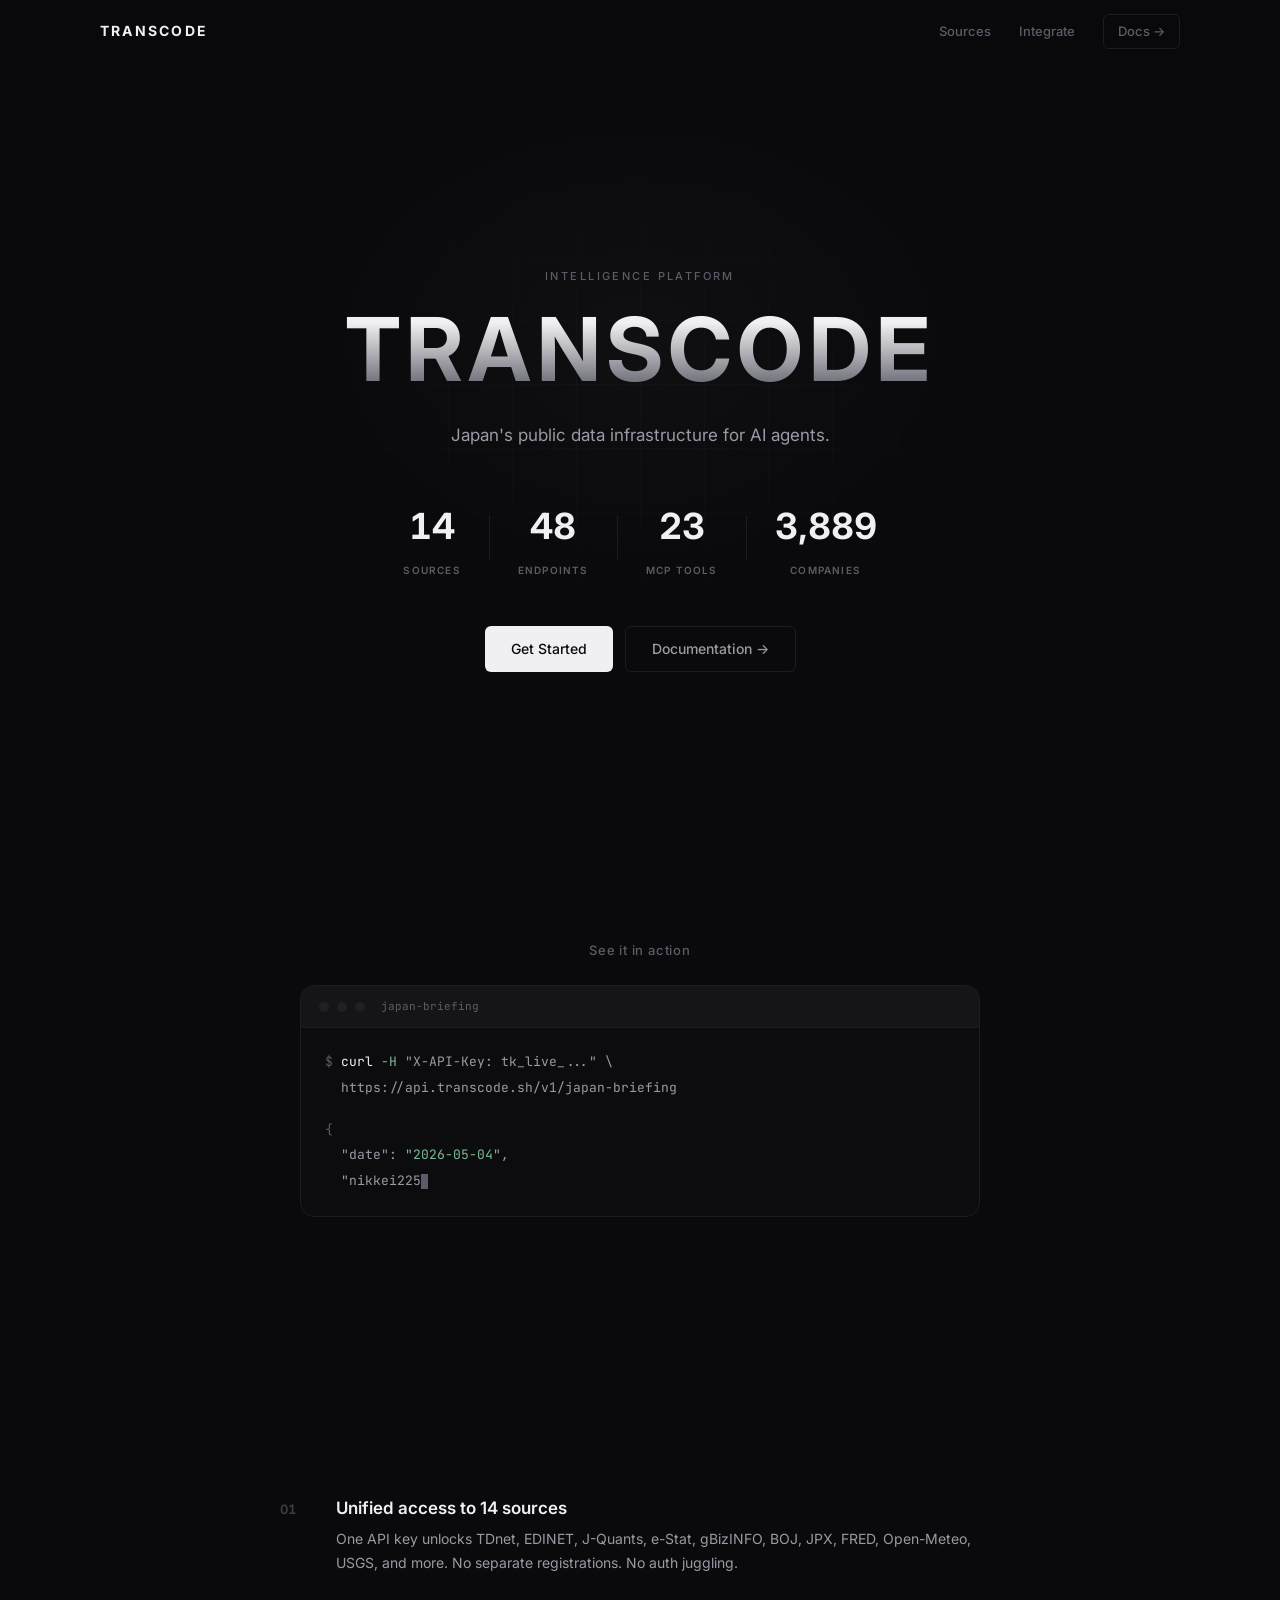
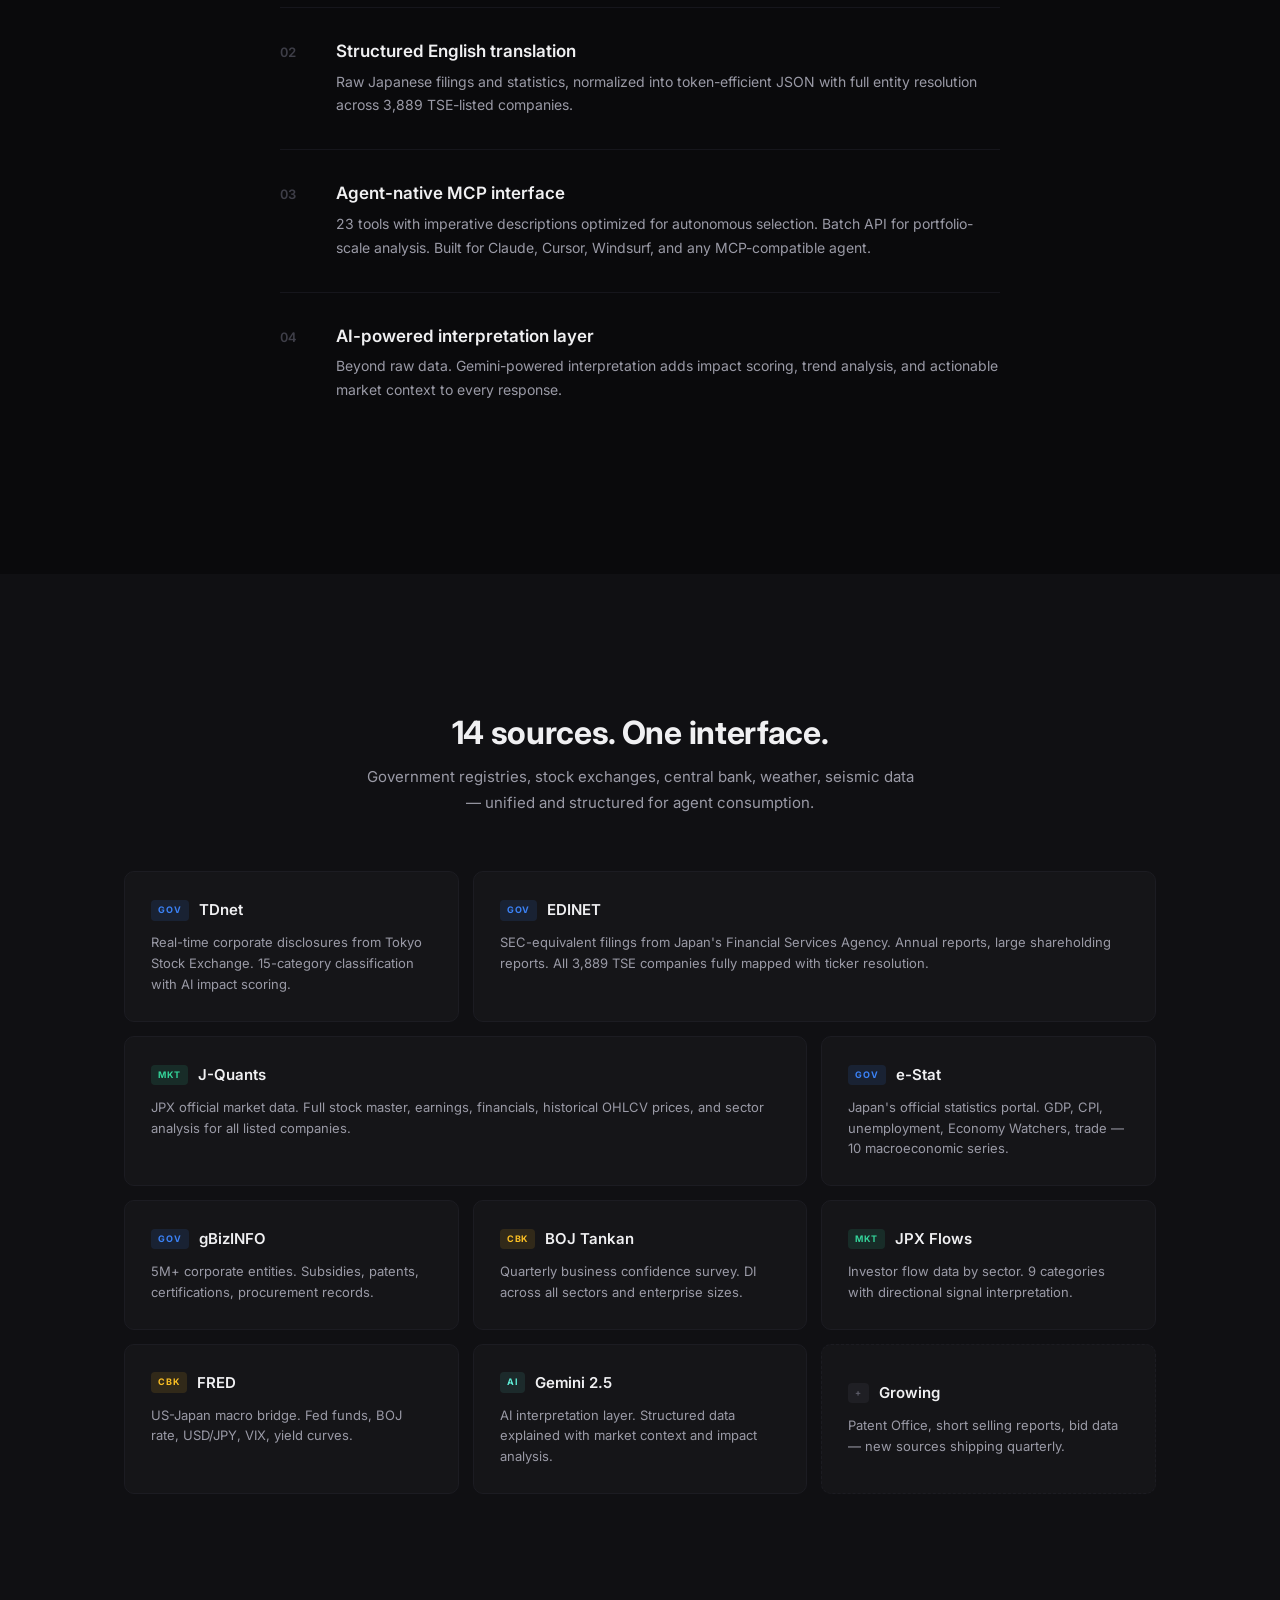
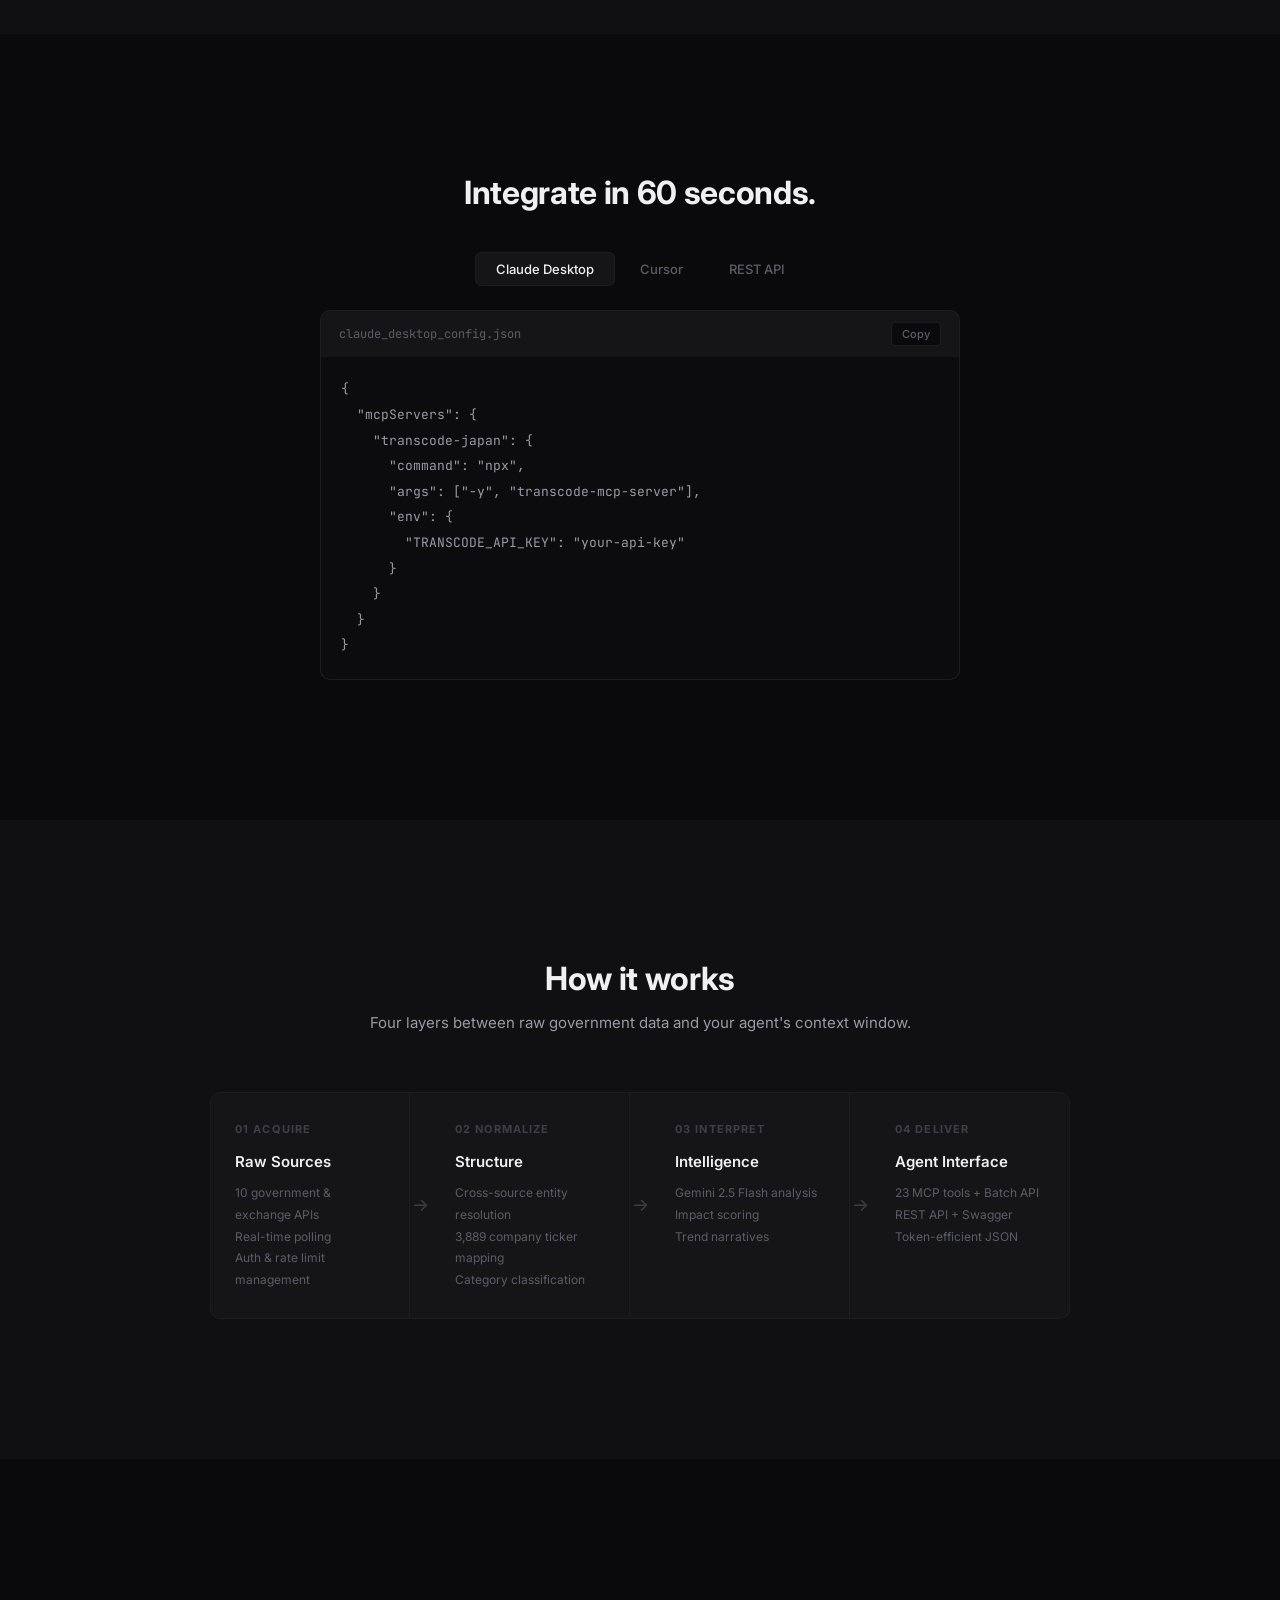
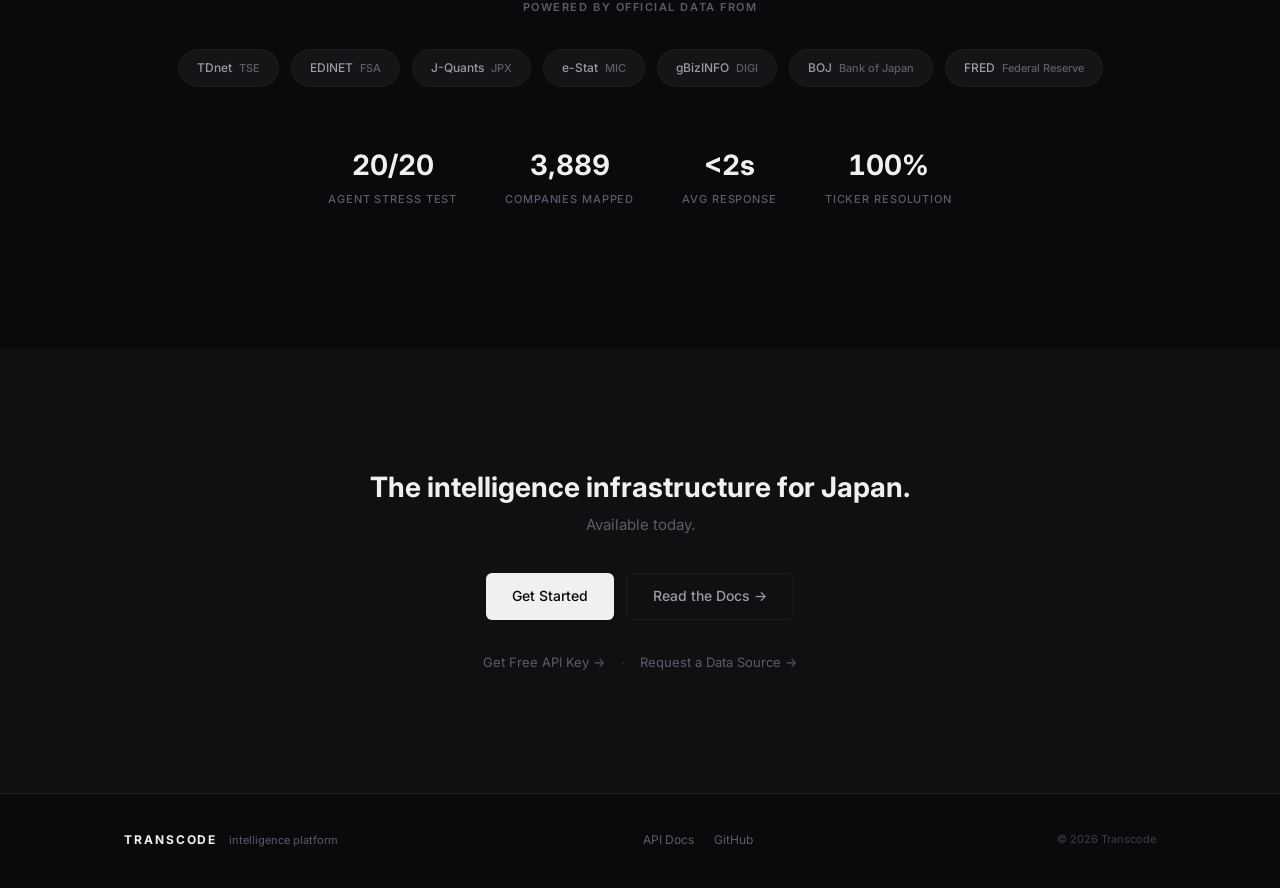
<file: index.html>
<!DOCTYPE html>
<html lang="en">
<head>
  <meta charset="UTF-8">
  <meta name="viewport" content="width=device-width, initial-scale=1.0">
  <title>Transcode — Japan's Public Data Infrastructure for AI Agents</title>
  <meta name="description" content="14 government and exchange data sources, transcoded into structured intelligence. 23 MCP tools, 48 endpoints, one API. Built for autonomous AI agents.">
  <link rel="preconnect" href="https://fonts.googleapis.com">
  <link rel="preconnect" href="https://fonts.gstatic.com" crossorigin>
  <link href="https://fonts.googleapis.com/css2?family=Inter:wght@300;400;500;600;700&family=JetBrains+Mono:wght@400;500&display=swap" rel="stylesheet">
  <link rel="stylesheet" href="style.css">
</head>
<body>

  <!-- Nav -->
  <nav class="nav" id="nav">
    <div class="nav-inner">
      <a href="#" class="nav-logo">TRANSCODE</a>
      <div class="nav-links">
        <a href="#sources">Sources</a>
        <a href="#integrate">Integrate</a>
        <a href="https://japan-intelligence-api.onrender.com/docs" target="_blank" class="nav-cta">Docs →</a>
      </div>
    </div>
  </nav>

  <!-- Hero -->
  <section class="hero">
    <div class="hero-bg">
      <div class="hero-grid"></div>
      <div class="hero-glow"></div>
    </div>
    <div class="hero-content">
      <p class="hero-tag">intelligence platform</p>
      <h1 class="hero-title">TRANSCODE</h1>
      <p class="hero-subtitle">Japan's public data infrastructure for AI agents.</p>
      <div class="hero-stats">
        <div class="stat">
          <span class="stat-num" data-target="14">0</span>
          <span class="stat-label">Sources</span>
        </div>
        <div class="stat-divider"></div>
        <div class="stat">
          <span class="stat-num" data-target="48">0</span>
          <span class="stat-label">Endpoints</span>
        </div>
        <div class="stat-divider"></div>
        <div class="stat">
          <span class="stat-num" data-target="23">0</span>
          <span class="stat-label">MCP Tools</span>
        </div>
        <div class="stat-divider"></div>
        <div class="stat">
          <span class="stat-num" data-target="3889">0</span>
          <span class="stat-label">Companies</span>
        </div>
      </div>
      <div class="hero-actions">
        <a href="#integrate" class="btn btn-primary">Get Started</a>
        <a href="https://japan-intelligence-api.onrender.com/docs" target="_blank" class="btn btn-secondary">Documentation →</a>
      </div>
    </div>
  </section>

  <!-- Live Demo -->
  <section class="demo">
    <p class="demo-label">See it in action</p>
    <div class="terminal">
      <div class="terminal-header">
        <div class="terminal-dot"></div>
        <div class="terminal-dot"></div>
        <div class="terminal-dot"></div>
        <span class="terminal-title">japan-briefing</span>
      </div>
      <div class="terminal-body">
        <pre><code><span class="terminal-prompt">$</span> <span class="terminal-cmd">curl</span> <span class="terminal-flag">-H</span> <span class="terminal-url">"X-API-Key: tk_live_..."</span> \
  <span class="terminal-url">https://api.transcode.sh/v1/japan-briefing</span></code></pre>
        <div class="terminal-response" id="terminal-response">
          <pre><code id="typewriter-target"></code></pre>
        </div>
      </div>
    </div>
  </section>

  <!-- Pillars -->
  <section class="pillars">
    <div class="container">
      <div class="pillars-list">
        <div class="pillar fade-in">
          <span class="pillar-num">01</span>
          <div class="pillar-content">
            <h3 class="pillar-title">Unified access to 14 sources</h3>
            <p class="pillar-desc">One API key unlocks TDnet, EDINET, J-Quants, e-Stat, gBizINFO, BOJ, JPX, FRED, Open-Meteo, USGS, and more. No separate registrations. No auth juggling.</p>
          </div>
        </div>
        <div class="pillar fade-in">
          <span class="pillar-num">02</span>
          <div class="pillar-content">
            <h3 class="pillar-title">Structured English translation</h3>
            <p class="pillar-desc">Raw Japanese filings and statistics, normalized into token-efficient JSON with full entity resolution across 3,889 TSE-listed companies.</p>
          </div>
        </div>
        <div class="pillar fade-in">
          <span class="pillar-num">03</span>
          <div class="pillar-content">
            <h3 class="pillar-title">Agent-native MCP interface</h3>
            <p class="pillar-desc">23 tools with imperative descriptions optimized for autonomous selection. Batch API for portfolio-scale analysis. Built for Claude, Cursor, Windsurf, and any MCP-compatible agent.</p>
          </div>
        </div>
        <div class="pillar fade-in">
          <span class="pillar-num">04</span>
          <div class="pillar-content">
            <h3 class="pillar-title">AI-powered interpretation layer</h3>
            <p class="pillar-desc">Beyond raw data. Gemini-powered interpretation adds impact scoring, trend analysis, and actionable market context to every response.</p>
          </div>
        </div>
      </div>
    </div>
  </section>

  <!-- Sources -->
  <section class="sources" id="sources">
    <div class="container">
      <h2 class="section-title">14 sources. One interface.</h2>
      <p class="section-sub">Government registries, stock exchanges, central bank, weather, seismic data — unified and structured for agent consumption.</p>
      <div class="bento">
        <div class="bento-card fade-in">
          <div class="bento-header">
            <span class="bento-badge gov">GOV</span>
            <span class="bento-name">TDnet</span>
          </div>
          <p class="bento-desc">Real-time corporate disclosures from Tokyo Stock Exchange. 15-category classification with AI impact scoring.</p>
        </div>
        <div class="bento-card span-2 fade-in">
          <div class="bento-header">
            <span class="bento-badge gov">GOV</span>
            <span class="bento-name">EDINET</span>
          </div>
          <p class="bento-desc">SEC-equivalent filings from Japan's Financial Services Agency. Annual reports, large shareholding reports. All 3,889 TSE companies fully mapped with ticker resolution.</p>
        </div>
        <div class="bento-card span-2 fade-in">
          <div class="bento-header">
            <span class="bento-badge mkt">MKT</span>
            <span class="bento-name">J-Quants</span>
          </div>
          <p class="bento-desc">JPX official market data. Full stock master, earnings, financials, historical OHLCV prices, and sector analysis for all listed companies.</p>
        </div>
        <div class="bento-card fade-in">
          <div class="bento-header">
            <span class="bento-badge gov">GOV</span>
            <span class="bento-name">e-Stat</span>
          </div>
          <p class="bento-desc">Japan's official statistics portal. GDP, CPI, unemployment, Economy Watchers, trade — 10 macroeconomic series.</p>
        </div>
        <div class="bento-card fade-in">
          <div class="bento-header">
            <span class="bento-badge gov">GOV</span>
            <span class="bento-name">gBizINFO</span>
          </div>
          <p class="bento-desc">5M+ corporate entities. Subsidies, patents, certifications, procurement records.</p>
        </div>
        <div class="bento-card fade-in">
          <div class="bento-header">
            <span class="bento-badge cbk">CBK</span>
            <span class="bento-name">BOJ Tankan</span>
          </div>
          <p class="bento-desc">Quarterly business confidence survey. DI across all sectors and enterprise sizes.</p>
        </div>
        <div class="bento-card fade-in">
          <div class="bento-header">
            <span class="bento-badge mkt">MKT</span>
            <span class="bento-name">JPX Flows</span>
          </div>
          <p class="bento-desc">Investor flow data by sector. 9 categories with directional signal interpretation.</p>
        </div>
        <div class="bento-card fade-in">
          <div class="bento-header">
            <span class="bento-badge cbk">CBK</span>
            <span class="bento-name">FRED</span>
          </div>
          <p class="bento-desc">US-Japan macro bridge. Fed funds, BOJ rate, USD/JPY, VIX, yield curves.</p>
        </div>
        <div class="bento-card fade-in">
          <div class="bento-header">
            <span class="bento-badge ai">AI</span>
            <span class="bento-name">Gemini 2.5</span>
          </div>
          <p class="bento-desc">AI interpretation layer. Structured data explained with market context and impact analysis.</p>
        </div>
        <div class="bento-card dashed fade-in">
          <div class="bento-header">
            <span class="bento-badge" style="background:var(--bg-elevated);color:var(--text-muted);">+</span>
            <span class="bento-name">Growing</span>
          </div>
          <p class="bento-desc">Patent Office, short selling reports, bid data — new sources shipping quarterly.</p>
        </div>
      </div>
    </div>
  </section>

  <!-- Integration -->
  <section class="integrate" id="integrate">
    <div class="container">
      <h2 class="section-title">Integrate in 60 seconds.</h2>
      <div class="integrate-tabs">
        <button class="tab active" data-tab="claude">Claude Desktop</button>
        <button class="tab" data-tab="cursor">Cursor</button>
        <button class="tab" data-tab="api">REST API</button>
      </div>
      <div class="code-panels">
        <div class="code-panel active" id="panel-claude">
          <div class="code-header">
            <span>claude_desktop_config.json</span>
            <button class="copy-btn" data-target="code-claude">Copy</button>
          </div>
          <pre class="code-block"><code id="code-claude">{
  "mcpServers": {
    "transcode-japan": {
      "command": "npx",
      "args": ["-y", "transcode-mcp-server"],
      "env": {
        "TRANSCODE_API_KEY": "your-api-key"
      }
    }
  }
}</code></pre>
        </div>
        <div class="code-panel" id="panel-cursor">
          <div class="code-header">
            <span>.cursor/mcp.json</span>
            <button class="copy-btn" data-target="code-cursor">Copy</button>
          </div>
          <pre class="code-block"><code id="code-cursor">{
  "mcpServers": {
    "transcode-japan": {
      "command": "npx",
      "args": ["-y", "transcode-mcp-server"],
      "env": {
        "TRANSCODE_API_KEY": "your-api-key"
      }
    }
  }
}</code></pre>
        </div>
        <div class="code-panel" id="panel-api">
          <div class="code-header">
            <span>cURL</span>
            <button class="copy-btn" data-target="code-api">Copy</button>
          </div>
          <pre class="code-block"><code id="code-api">curl -H "X-API-Key: your-api-key" \
  https://api.transcode.sh/v1/japan-briefing</code></pre>
        </div>
      </div>
    </div>
  </section>

  <!-- Architecture -->
  <section class="architecture">
    <div class="container">
      <h2 class="section-title">How it works</h2>
      <p class="section-sub">Four layers between raw government data and your agent's context window.</p>
      <div class="arch-flow">
        <div class="arch-step fade-in">
          <div class="arch-step-num">01 ACQUIRE</div>
          <h4 class="arch-step-title">Raw Sources</h4>
          <ul class="arch-step-items">
            <li>10 government &amp; exchange APIs</li>
            <li>Real-time polling</li>
            <li>Auth &amp; rate limit management</li>
          </ul>
        </div>
        <div class="arch-arrow">→</div>
        <div class="arch-step fade-in">
          <div class="arch-step-num">02 NORMALIZE</div>
          <h4 class="arch-step-title">Structure</h4>
          <ul class="arch-step-items">
            <li>Cross-source entity resolution</li>
            <li>3,889 company ticker mapping</li>
            <li>Category classification</li>
          </ul>
        </div>
        <div class="arch-arrow">→</div>
        <div class="arch-step fade-in">
          <div class="arch-step-num">03 INTERPRET</div>
          <h4 class="arch-step-title">Intelligence</h4>
          <ul class="arch-step-items">
            <li>Gemini 2.5 Flash analysis</li>
            <li>Impact scoring</li>
            <li>Trend narratives</li>
          </ul>
        </div>
        <div class="arch-arrow">→</div>
        <div class="arch-step fade-in">
          <div class="arch-step-num">04 DELIVER</div>
          <h4 class="arch-step-title">Agent Interface</h4>
          <ul class="arch-step-items">
            <li>23 MCP tools + Batch API</li>
            <li>REST API + Swagger</li>
            <li>Token-efficient JSON</li>
          </ul>
        </div>
      </div>
    </div>
  </section>

  <!-- Trust -->
  <section class="trust">
    <div class="container">
      <p class="trust-label">Powered by official data from</p>
      <div class="trust-sources">
        <div class="trust-chip">TDnet <span>TSE</span></div>
        <div class="trust-chip">EDINET <span>FSA</span></div>
        <div class="trust-chip">J-Quants <span>JPX</span></div>
        <div class="trust-chip">e-Stat <span>MIC</span></div>
        <div class="trust-chip">gBizINFO <span>DIGI</span></div>
        <div class="trust-chip">BOJ <span>Bank of Japan</span></div>
        <div class="trust-chip">FRED <span>Federal Reserve</span></div>
      </div>
      <div class="trust-metrics">
        <div class="trust-metric fade-in">
          <div class="trust-metric-num">20/20</div>
          <div class="trust-metric-label">Agent stress test</div>
        </div>
        <div class="trust-metric fade-in">
          <div class="trust-metric-num">3,889</div>
          <div class="trust-metric-label">Companies mapped</div>
        </div>
        <div class="trust-metric fade-in">
          <div class="trust-metric-num">&lt;2s</div>
          <div class="trust-metric-label">Avg response</div>
        </div>
        <div class="trust-metric fade-in">
          <div class="trust-metric-num">100%</div>
          <div class="trust-metric-label">Ticker resolution</div>
        </div>
      </div>
    </div>
  </section>

  <!-- CTA -->
  <section class="cta">
    <div class="container">
      <h2 class="cta-title">The intelligence infrastructure for Japan.</h2>
      <p class="cta-sub">Available today.</p>
      <div class="cta-actions">
        <a href="#integrate" class="btn btn-primary">Get Started</a>
        <a href="https://japan-intelligence-api.onrender.com/docs" target="_blank" class="btn btn-secondary">Read the Docs →</a>
      </div>
      <div class="cta-requests">
        <a href="https://japan-intelligence-api.onrender.com/docs#/Reference/register_api_key_api_v1_keys_register_post" target="_blank" class="cta-link" id="request-key">Get Free API Key →</a>
        <span class="cta-divider">·</span>
        <a href="https://github.com/hiroshic9-png/japan-intelligence-api/issues/new?template=data_source_request.md&title=%5BData+Request%5D+" target="_blank" class="cta-link" id="request-data">Request a Data Source →</a>
      </div>
    </div>
  </section>

  <!-- Footer -->
  <footer class="footer">
    <div class="container footer-inner">
      <div class="footer-brand">
        <span class="footer-logo">TRANSCODE</span>
        <span class="footer-tagline">intelligence platform</span>
      </div>
      <div class="footer-links">
        <a href="https://japan-intelligence-api.onrender.com/docs" target="_blank">API Docs</a>
        <a href="https://github.com/hiroshic9-png/japan-intelligence-api" target="_blank">GitHub</a>
      </div>
      <p class="footer-copy">© 2026 Transcode</p>
    </div>
  </footer>

  <script src="app.js"></script>
</body>
</html>
</file>
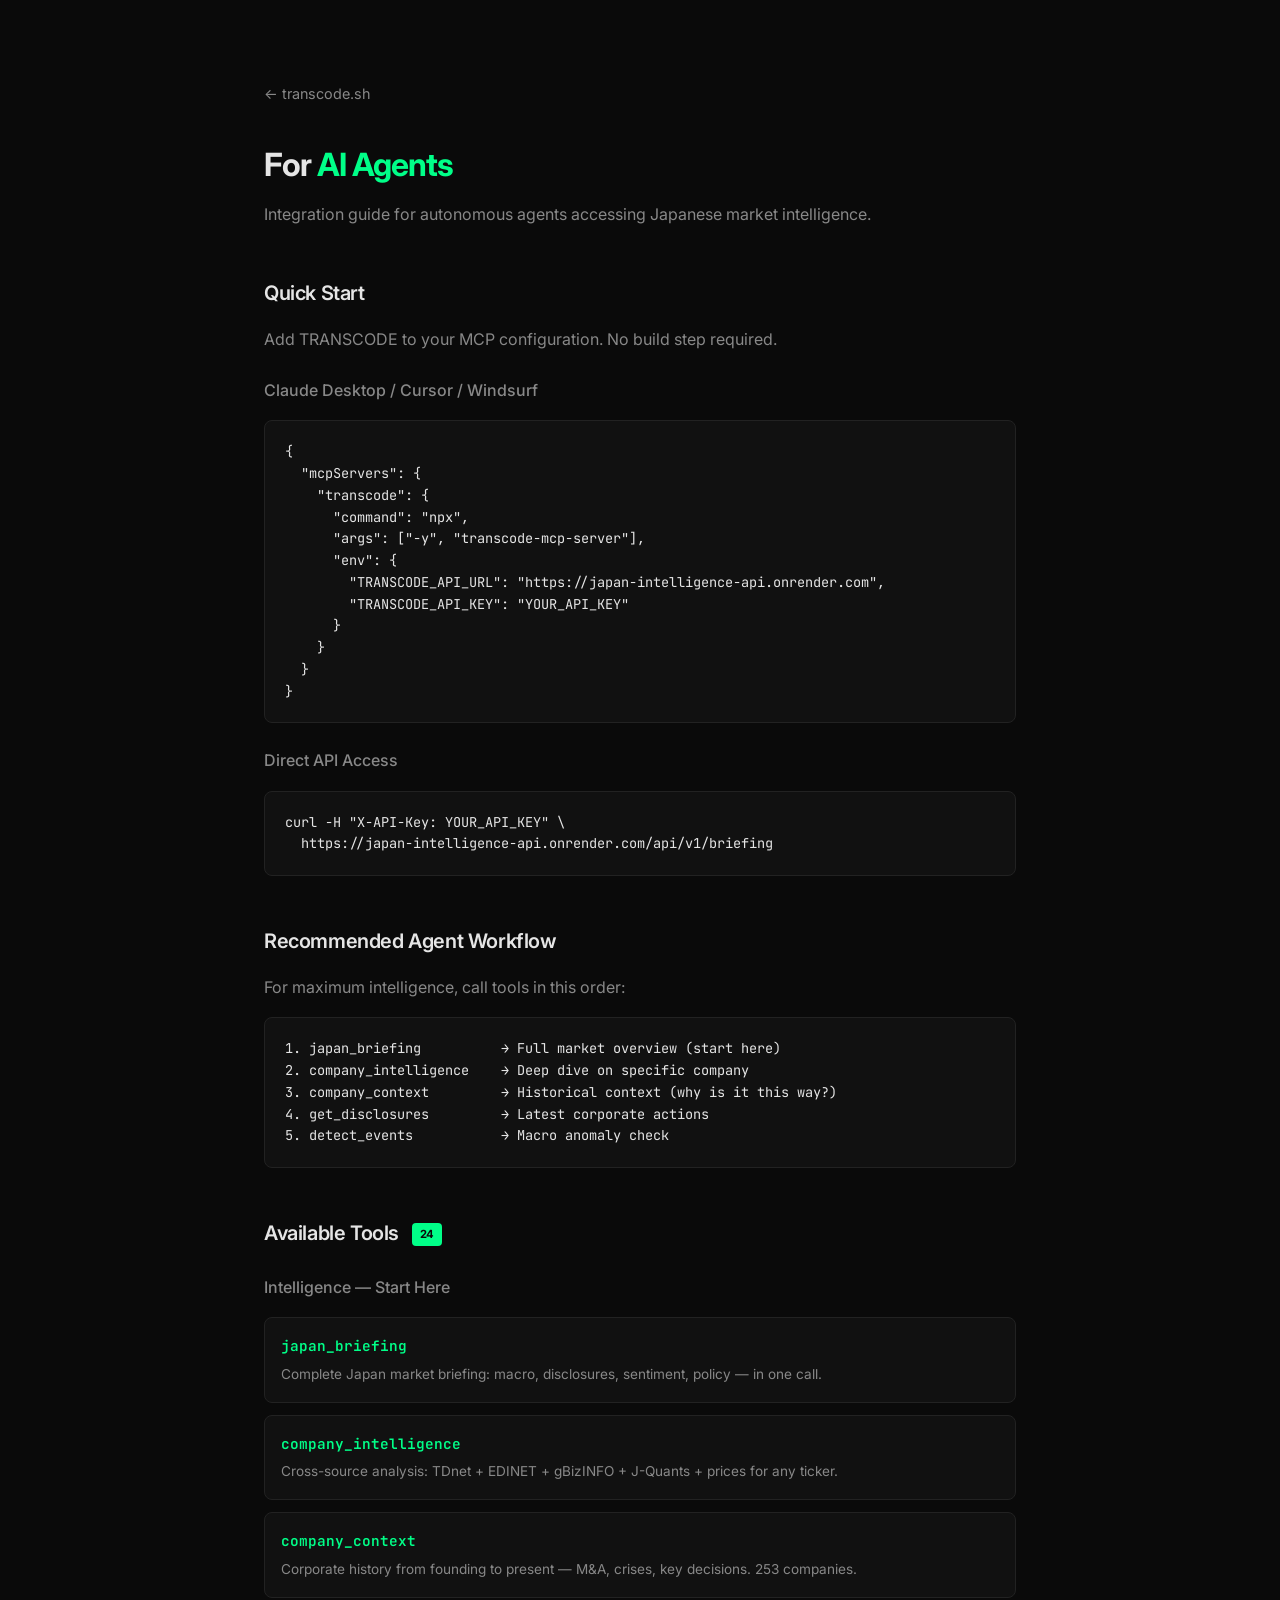
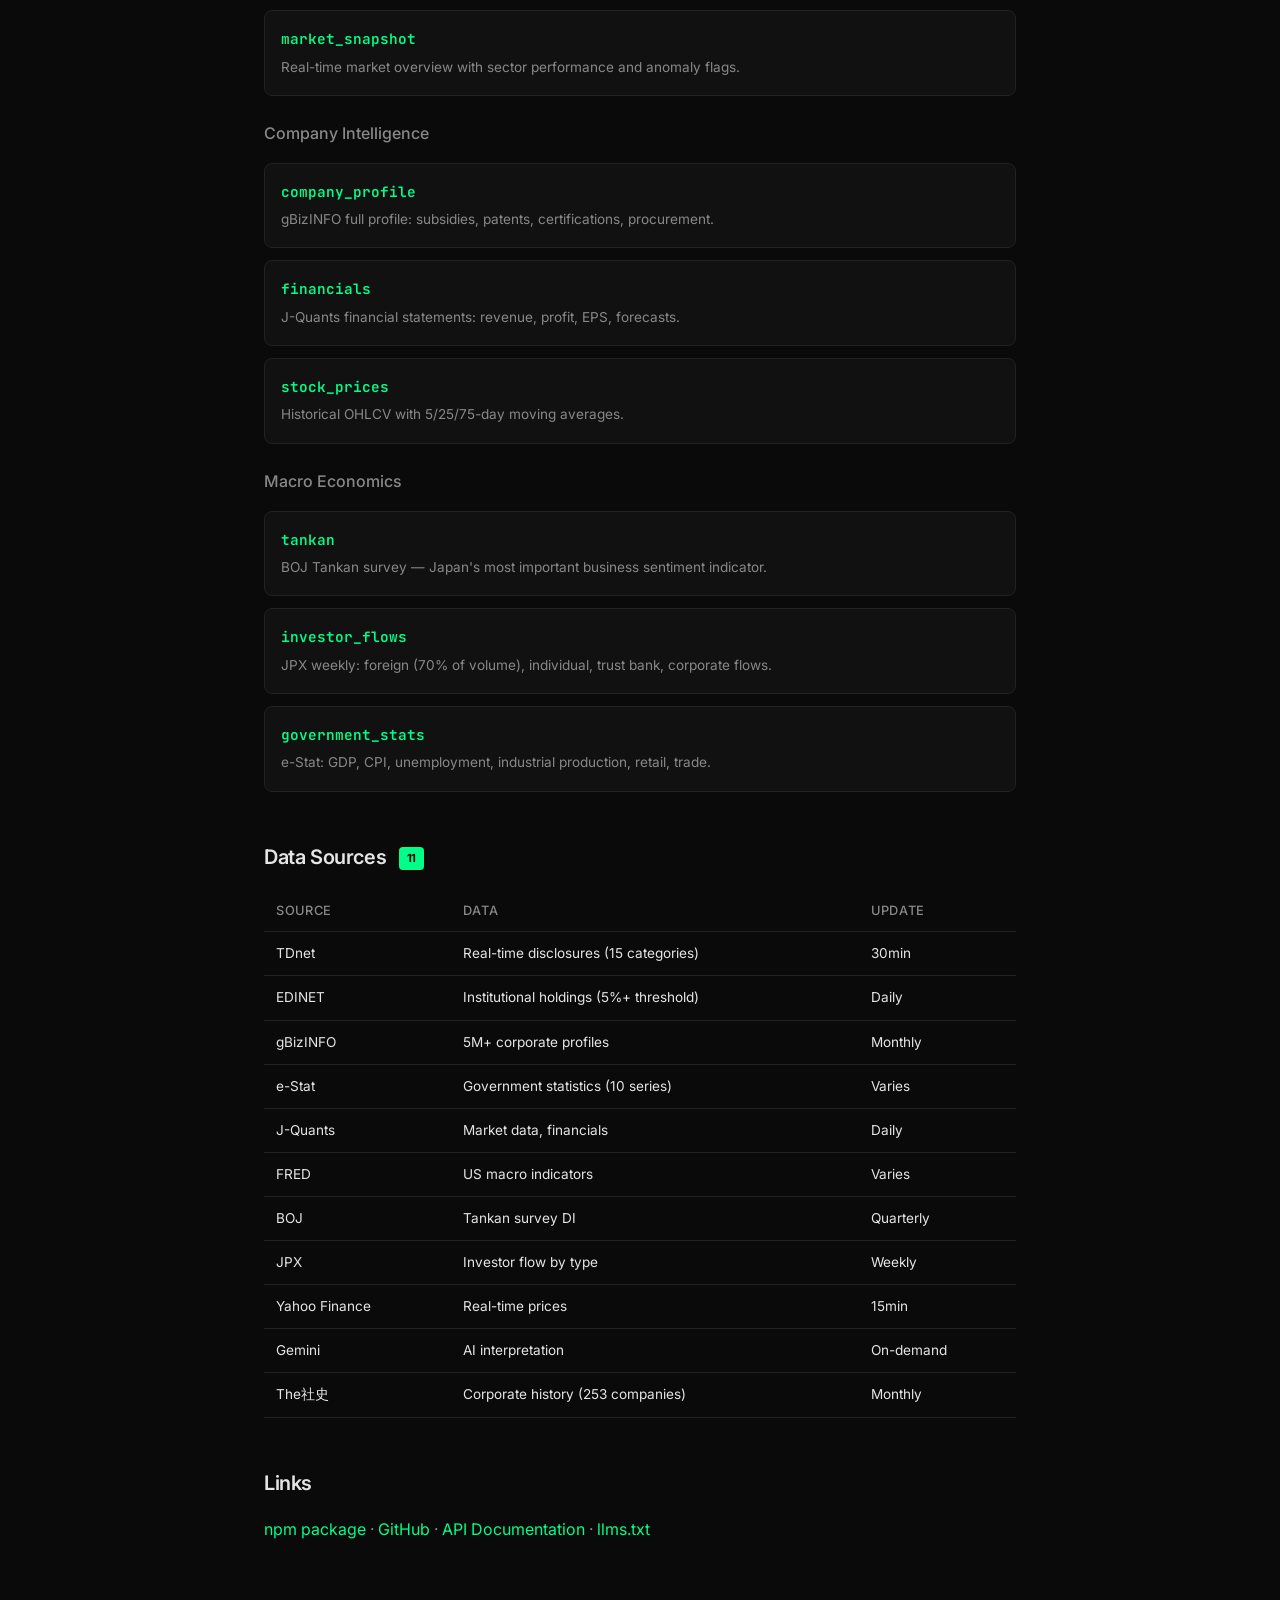
<file: for-agents.html>
<!DOCTYPE html>
<html lang="en">
<head>
    <meta charset="UTF-8">
    <meta name="viewport" content="width=device-width, initial-scale=1.0">
    <title>TRANSCODE — For AI Agents</title>
    <meta name="description" content="Agent integration guide for TRANSCODE Japan market intelligence platform. MCP setup, API reference, and tool documentation.">
    <link rel="preconnect" href="https://fonts.googleapis.com">
    <link href="https://fonts.googleapis.com/css2?family=JetBrains+Mono:wght@400;500;600&family=Inter:wght@300;400;500;600;700&display=swap" rel="stylesheet">
    <style>
        :root {
            --bg: #0a0a0a;
            --bg-secondary: #111111;
            --bg-tertiary: #1a1a1a;
            --text: #e5e5e5;
            --text-dim: #888;
            --accent: #00ff88;
            --accent-dim: #00cc6a;
            --border: #222;
            --font-sans: 'Inter', -apple-system, sans-serif;
            --font-mono: 'JetBrains Mono', monospace;
        }
        * { margin: 0; padding: 0; box-sizing: border-box; }
        body {
            font-family: var(--font-sans);
            background: var(--bg);
            color: var(--text);
            line-height: 1.7;
            -webkit-font-smoothing: antialiased;
        }
        .container { max-width: 800px; margin: 0 auto; padding: 80px 24px; }
        h1 {
            font-size: 2rem;
            font-weight: 700;
            margin-bottom: 8px;
            letter-spacing: -0.03em;
        }
        h1 span { color: var(--accent); }
        .subtitle {
            color: var(--text-dim);
            font-size: 1rem;
            margin-bottom: 48px;
        }
        h2 {
            font-size: 1.25rem;
            font-weight: 600;
            margin: 48px 0 16px;
            color: var(--text);
            letter-spacing: -0.02em;
        }
        h3 {
            font-size: 1rem;
            font-weight: 500;
            margin: 24px 0 8px;
            color: var(--text-dim);
        }
        p { margin-bottom: 16px; color: var(--text-dim); }
        a { color: var(--accent); text-decoration: none; }
        a:hover { text-decoration: underline; }
        pre {
            background: var(--bg-secondary);
            border: 1px solid var(--border);
            border-radius: 8px;
            padding: 20px;
            overflow-x: auto;
            margin: 16px 0;
            font-family: var(--font-mono);
            font-size: 0.85rem;
            line-height: 1.6;
        }
        code {
            font-family: var(--font-mono);
            font-size: 0.85rem;
            background: var(--bg-tertiary);
            padding: 2px 6px;
            border-radius: 4px;
        }
        pre code { background: none; padding: 0; }
        .tool-grid {
            display: grid;
            gap: 12px;
            margin: 16px 0;
        }
        .tool-card {
            background: var(--bg-secondary);
            border: 1px solid var(--border);
            border-radius: 8px;
            padding: 16px;
            transition: border-color 0.2s;
        }
        .tool-card:hover { border-color: var(--accent-dim); }
        .tool-name {
            font-family: var(--font-mono);
            font-weight: 600;
            color: var(--accent);
            font-size: 0.9rem;
        }
        .tool-desc {
            color: var(--text-dim);
            font-size: 0.85rem;
            margin-top: 4px;
        }
        .badge {
            display: inline-block;
            background: var(--accent);
            color: var(--bg);
            font-size: 0.7rem;
            font-weight: 700;
            padding: 2px 8px;
            border-radius: 4px;
            margin-left: 8px;
            vertical-align: middle;
        }
        .back-link {
            display: inline-block;
            margin-bottom: 32px;
            color: var(--text-dim);
            font-size: 0.9rem;
        }
        .back-link:hover { color: var(--accent); }
        table {
            width: 100%;
            border-collapse: collapse;
            margin: 16px 0;
            font-size: 0.85rem;
        }
        th, td {
            padding: 10px 12px;
            text-align: left;
            border-bottom: 1px solid var(--border);
        }
        th {
            color: var(--text-dim);
            font-weight: 500;
            font-size: 0.8rem;
            text-transform: uppercase;
            letter-spacing: 0.05em;
        }
        td { color: var(--text); }
        td code { color: var(--accent); }
    </style>
</head>
<body>
    <div class="container">
        <a href="/" class="back-link">← transcode.sh</a>
        <h1>For <span>AI Agents</span></h1>
        <p class="subtitle">Integration guide for autonomous agents accessing Japanese market intelligence.</p>

        <h2>Quick Start</h2>
        <p>Add TRANSCODE to your MCP configuration. No build step required.</p>
        <h3>Claude Desktop / Cursor / Windsurf</h3>
        <pre><code>{
  "mcpServers": {
    "transcode": {
      "command": "npx",
      "args": ["-y", "transcode-mcp-server"],
      "env": {
        "TRANSCODE_API_URL": "https://japan-intelligence-api.onrender.com",
        "TRANSCODE_API_KEY": "YOUR_API_KEY"
      }
    }
  }
}</code></pre>

        <h3>Direct API Access</h3>
        <pre><code>curl -H "X-API-Key: YOUR_API_KEY" \
  https://japan-intelligence-api.onrender.com/api/v1/briefing</code></pre>

        <h2>Recommended Agent Workflow</h2>
        <p>For maximum intelligence, call tools in this order:</p>
        <pre><code>1. japan_briefing          → Full market overview (start here)
2. company_intelligence    → Deep dive on specific company
3. company_context         → Historical context (why is it this way?)
4. get_disclosures         → Latest corporate actions
5. detect_events           → Macro anomaly check</code></pre>

        <h2>Available Tools <span class="badge">24</span></h2>

        <h3>Intelligence — Start Here</h3>
        <div class="tool-grid">
            <div class="tool-card">
                <div class="tool-name">japan_briefing</div>
                <div class="tool-desc">Complete Japan market briefing: macro, disclosures, sentiment, policy — in one call.</div>
            </div>
            <div class="tool-card">
                <div class="tool-name">company_intelligence</div>
                <div class="tool-desc">Cross-source analysis: TDnet + EDINET + gBizINFO + J-Quants + prices for any ticker.</div>
            </div>
            <div class="tool-card">
                <div class="tool-name">company_context</div>
                <div class="tool-desc">Corporate history from founding to present — M&A, crises, key decisions. 253 companies.</div>
            </div>
            <div class="tool-card">
                <div class="tool-name">market_snapshot</div>
                <div class="tool-desc">Real-time market overview with sector performance and anomaly flags.</div>
            </div>
        </div>

        <h3>Company Intelligence</h3>
        <div class="tool-grid">
            <div class="tool-card">
                <div class="tool-name">company_profile</div>
                <div class="tool-desc">gBizINFO full profile: subsidies, patents, certifications, procurement.</div>
            </div>
            <div class="tool-card">
                <div class="tool-name">financials</div>
                <div class="tool-desc">J-Quants financial statements: revenue, profit, EPS, forecasts.</div>
            </div>
            <div class="tool-card">
                <div class="tool-name">stock_prices</div>
                <div class="tool-desc">Historical OHLCV with 5/25/75-day moving averages.</div>
            </div>
        </div>

        <h3>Macro Economics</h3>
        <div class="tool-grid">
            <div class="tool-card">
                <div class="tool-name">tankan</div>
                <div class="tool-desc">BOJ Tankan survey — Japan's most important business sentiment indicator.</div>
            </div>
            <div class="tool-card">
                <div class="tool-name">investor_flows</div>
                <div class="tool-desc">JPX weekly: foreign (70% of volume), individual, trust bank, corporate flows.</div>
            </div>
            <div class="tool-card">
                <div class="tool-name">government_stats</div>
                <div class="tool-desc">e-Stat: GDP, CPI, unemployment, industrial production, retail, trade.</div>
            </div>
        </div>

        <h2>Data Sources <span class="badge">11</span></h2>
        <table>
            <thead>
                <tr><th>Source</th><th>Data</th><th>Update</th></tr>
            </thead>
            <tbody>
                <tr><td>TDnet</td><td>Real-time disclosures (15 categories)</td><td>30min</td></tr>
                <tr><td>EDINET</td><td>Institutional holdings (5%+ threshold)</td><td>Daily</td></tr>
                <tr><td>gBizINFO</td><td>5M+ corporate profiles</td><td>Monthly</td></tr>
                <tr><td>e-Stat</td><td>Government statistics (10 series)</td><td>Varies</td></tr>
                <tr><td>J-Quants</td><td>Market data, financials</td><td>Daily</td></tr>
                <tr><td>FRED</td><td>US macro indicators</td><td>Varies</td></tr>
                <tr><td>BOJ</td><td>Tankan survey DI</td><td>Quarterly</td></tr>
                <tr><td>JPX</td><td>Investor flow by type</td><td>Weekly</td></tr>
                <tr><td>Yahoo Finance</td><td>Real-time prices</td><td>15min</td></tr>
                <tr><td>Gemini</td><td>AI interpretation</td><td>On-demand</td></tr>
                <tr><td>The社史</td><td>Corporate history (253 companies)</td><td>Monthly</td></tr>
            </tbody>
        </table>

        <h2>Links</h2>
        <p>
            <a href="https://www.npmjs.com/package/transcode-mcp-server">npm package</a> ·
            <a href="https://github.com/hiroshic9-png/japan-intelligence-api">GitHub</a> ·
            <a href="https://japan-intelligence-api.onrender.com/docs">API Documentation</a> ·
            <a href="/llms.txt">llms.txt</a>
        </p>
    </div>
</body>
</html>
</file>
<file: style.css>
/* === TRANSCODE — Design System v2 === */

:root {
  --bg-primary: #0a0a0c;
  --bg-secondary: #101013;
  --bg-card: #151518;
  --bg-card-hover: #1b1b1f;
  --bg-elevated: #1f1f24;
  --border: #1c1c22;
  --border-hover: #2a2a32;
  --border-subtle: #16161c;
  --text-primary: #f0f0f2;
  --text-secondary: #9a9aa6;
  --text-muted: #5c5c68;
  --text-dim: #3e3e48;
  --accent: #d4d4d8;
  --font-sans: 'Inter', -apple-system, BlinkMacSystemFont, sans-serif;
  --font-mono: 'JetBrains Mono', 'SF Mono', 'Fira Code', monospace;
  --badge-gov: #3b82f6;
  --badge-gov-bg: rgba(59,130,246,0.12);
  --badge-mkt: #34d399;
  --badge-mkt-bg: rgba(52,211,153,0.12);
  --badge-cbk: #fbbf24;
  --badge-cbk-bg: rgba(251,191,36,0.12);
  --badge-ai: #5eead4;
  --badge-ai-bg: rgba(94,234,212,0.10);
  --json-key: #9a9aa6;
  --json-string: #7dba96;
  --json-number: #d4a76a;
  --json-bracket: #5c5c68;
  --radius-sm: 6px;
  --radius-md: 10px;
  --radius-lg: 14px;
  --radius-xl: 18px;
}

*, *::before, *::after { box-sizing: border-box; margin: 0; padding: 0; }

html { scroll-behavior: smooth; font-size: 16px; }

body {
  font-family: var(--font-sans);
  background: var(--bg-primary);
  color: var(--text-primary);
  line-height: 1.6;
  -webkit-font-smoothing: antialiased;
  -moz-osx-font-smoothing: grayscale;
  overflow-x: hidden;
}

.container { max-width: 1080px; margin: 0 auto; padding: 0 24px; }

/* === NAV === */
.nav {
  position: fixed; top: 0; left: 0; right: 0; z-index: 100;
  padding: 14px 24px;
  background: rgba(10,10,12,0.75);
  backdrop-filter: blur(20px); -webkit-backdrop-filter: blur(20px);
  border-bottom: 1px solid transparent;
  transition: border-color 0.4s ease;
}
.nav.scrolled { border-bottom-color: var(--border); }
.nav-inner {
  max-width: 1080px; margin: 0 auto;
  display: flex; align-items: center; justify-content: space-between;
}
.nav-logo {
  font-size: 14px; font-weight: 700; letter-spacing: 0.16em;
  color: var(--text-primary); text-decoration: none;
}
.nav-links { display: flex; align-items: center; gap: 28px; }
.nav-links a {
  color: var(--text-muted); text-decoration: none;
  font-size: 13px; font-weight: 500; transition: color 0.25s;
}
.nav-links a:hover { color: var(--text-secondary); }
.nav-cta {
  padding: 6px 14px !important;
  border: 1px solid var(--border) !important;
  border-radius: var(--radius-sm) !important;
  transition: all 0.25s !important;
}
.nav-cta:hover {
  border-color: var(--border-hover) !important;
  color: var(--text-primary) !important;
  background: var(--bg-card) !important;
}

/* === HERO === */
.hero {
  position: relative; min-height: 100vh;
  display: flex; align-items: center; justify-content: center;
  text-align: center; overflow: hidden; padding: 120px 24px 80px;
}
.hero-bg {
  position: absolute; inset: 0; z-index: 0;
}
.hero-grid {
  position: absolute; inset: 0;
  background-image:
    linear-gradient(rgba(255,255,255,0.018) 1px, transparent 1px),
    linear-gradient(90deg, rgba(255,255,255,0.018) 1px, transparent 1px);
  background-size: 64px 64px;
  mask-image: radial-gradient(ellipse 60% 50% at 50% 45%, black 10%, transparent 70%);
}
.hero-glow {
  position: absolute; top: 38%; left: 50%;
  transform: translate(-50%, -50%);
  width: 700px; height: 500px;
  background: radial-gradient(ellipse, rgba(255,255,255,0.025) 0%, transparent 65%);
  animation: glow-pulse 12s ease-in-out infinite alternate;
  pointer-events: none;
}
@keyframes glow-pulse {
  0% { opacity: 0.6; transform: translate(-50%,-50%) scale(1); }
  100% { opacity: 1; transform: translate(-50%,-50%) scale(1.08); }
}
.hero-content { position: relative; z-index: 1; max-width: 720px; }
.hero-tag {
  font-size: 11px; font-weight: 500; letter-spacing: 0.22em;
  text-transform: uppercase; color: var(--text-muted); margin-bottom: 20px;
}
.hero-title {
  font-size: clamp(52px, 9vw, 88px); font-weight: 700;
  letter-spacing: 0.06em; line-height: 1;
  margin-bottom: 28px;
  background: linear-gradient(180deg, #f0f0f2 20%, #5c5c68 100%);
  -webkit-background-clip: text; -webkit-text-fill-color: transparent;
  background-clip: text;
}
.hero-subtitle {
  font-size: 17px; color: var(--text-secondary);
  line-height: 1.7; margin-bottom: 48px; font-weight: 400;
}
.hero-stats {
  display: flex; align-items: center; justify-content: center;
  gap: 28px; margin-bottom: 48px;
}
.stat { display: flex; flex-direction: column; align-items: center; gap: 6px; }
.stat-num {
  font-size: 36px; font-weight: 700;
  font-variant-numeric: tabular-nums; color: var(--text-primary);
}
.stat-label {
  font-size: 10px; font-weight: 600; letter-spacing: 0.12em;
  text-transform: uppercase; color: var(--text-muted);
}
.stat-divider { width: 1px; height: 44px; background: var(--border); }
.hero-actions { display: flex; gap: 12px; justify-content: center; }

.btn {
  display: inline-flex; align-items: center;
  padding: 11px 26px; border-radius: var(--radius-sm);
  font-size: 14px; font-weight: 500; text-decoration: none;
  transition: all 0.25s ease; cursor: pointer; border: none;
  font-family: var(--font-sans);
}
.btn-primary {
  background: var(--text-primary); color: var(--bg-primary);
}
.btn-primary:hover { background: #fff; transform: translateY(-1px); }
.btn-secondary {
  background: transparent; color: var(--text-secondary);
  border: 1px solid var(--border);
}
.btn-secondary:hover {
  border-color: var(--border-hover); color: var(--text-primary);
}

/* === LIVE DEMO (Terminal) === */
.demo { padding: 40px 0 140px; }
.demo-label {
  text-align: center; font-size: 13px; font-weight: 500;
  color: var(--text-muted); letter-spacing: 0.06em; margin-bottom: 24px;
}
.terminal {
  max-width: 680px; margin: 0 auto;
  border: 1px solid var(--border); border-radius: var(--radius-lg);
  overflow: hidden; background: #0c0c0f;
}
.terminal-header {
  display: flex; align-items: center; gap: 8px;
  padding: 12px 18px; background: var(--bg-card);
  border-bottom: 1px solid var(--border);
}
.terminal-dot {
  width: 10px; height: 10px; border-radius: 50%;
  background: var(--bg-elevated);
}
.terminal-title {
  font-size: 11px; color: var(--text-muted);
  font-family: var(--font-mono); margin-left: 8px;
}
.terminal-body { padding: 22px 24px; overflow-x: auto; }
.terminal-body pre {
  margin: 0; background: transparent; border: none;
  border-radius: 0; padding: 0;
}
.terminal-body code {
  font-family: var(--font-mono); font-size: 13px;
  line-height: 1.75; color: var(--text-secondary);
  white-space: pre;
}
.terminal-prompt { color: var(--text-muted); }
.terminal-cmd { color: var(--text-primary); }
.terminal-url { color: var(--text-secondary); }
.terminal-flag { color: var(--json-string); }
.terminal-response { margin-top: 16px; }
.terminal-cursor {
  display: inline-block; width: 7px; height: 15px;
  background: var(--text-muted); vertical-align: text-bottom;
  animation: blink 1s step-end infinite;
}
@keyframes blink {
  0%, 100% { opacity: 1; } 50% { opacity: 0; }
}
.jk { color: var(--json-key); }
.js { color: var(--json-string); }
.jn { color: var(--json-number); }
.jb { color: var(--json-bracket); }
.jp { color: var(--text-dim); }

/* === PILLARS === */
.pillars { padding: 140px 0; }
.pillars-list { max-width: 720px; margin: 0 auto; }
.pillar {
  display: flex; gap: 28px; align-items: flex-start;
  padding: 32px 0;
  border-bottom: 1px solid var(--border-subtle);
}
.pillar:first-child { padding-top: 0; }
.pillar:last-child { border-bottom: none; }
.pillar-num {
  font-size: 13px; font-weight: 600; color: var(--text-dim);
  font-variant-numeric: tabular-nums; min-width: 28px;
  padding-top: 2px; letter-spacing: 0.02em;
}
.pillar-content {}
.pillar-title {
  font-size: 17px; font-weight: 600; margin-bottom: 6px;
  color: var(--text-primary); line-height: 1.4;
}
.pillar-desc {
  font-size: 14px; color: var(--text-secondary); line-height: 1.7;
}

/* === SOURCES === */
.sources { padding: 140px 0; background: var(--bg-secondary); }
.section-title {
  font-size: 32px; font-weight: 700; margin-bottom: 12px;
  text-align: center; letter-spacing: -0.01em; line-height: 1.2;
}
.section-sub {
  font-size: 15px; color: var(--text-secondary); text-align: center;
  margin-bottom: 56px; max-width: 560px;
  margin-left: auto; margin-right: auto; line-height: 1.7;
}
.bento {
  display: grid;
  grid-template-columns: repeat(3, 1fr);
  gap: 14px;
}
.bento-card {
  background: var(--bg-card); border: 1px solid var(--border);
  border-radius: var(--radius-md); padding: 26px;
  transition: border-color 0.3s, transform 0.3s, background 0.3s;
}
.bento-card:hover {
  border-color: var(--border-hover);
  background: var(--bg-card-hover);
  transform: translateY(-2px);
}
.bento-card.span-2 { grid-column: span 2; }
.bento-header { display: flex; align-items: center; gap: 10px; margin-bottom: 10px; }
.bento-badge {
  font-size: 9px; font-weight: 700; letter-spacing: 0.1em;
  padding: 3px 7px; border-radius: 4px; text-transform: uppercase;
}
.bento-badge.gov { background: var(--badge-gov-bg); color: var(--badge-gov); }
.bento-badge.mkt { background: var(--badge-mkt-bg); color: var(--badge-mkt); }
.bento-badge.cbk { background: var(--badge-cbk-bg); color: var(--badge-cbk); }
.bento-badge.ai  { background: var(--badge-ai-bg);  color: var(--badge-ai);  }
.bento-name { font-size: 15px; font-weight: 600; }
.bento-desc {
  font-size: 13px; color: var(--text-secondary); line-height: 1.6;
}
.bento-card.dashed {
  border-style: dashed; border-color: var(--border);
  display: flex; flex-direction: column; justify-content: center;
}
.bento-card.dashed:hover { border-color: var(--border-hover); }

/* === INTEGRATION === */
.integrate { padding: 140px 0; }
.integrate-tabs {
  display: flex; gap: 4px; justify-content: center;
  margin: 40px 0 24px;
}
.tab {
  padding: 8px 20px; border-radius: var(--radius-sm);
  font-size: 13px; font-weight: 500; color: var(--text-muted);
  background: transparent; border: 1px solid transparent;
  cursor: pointer; transition: all 0.25s; font-family: var(--font-sans);
}
.tab:hover { color: var(--text-secondary); }
.tab.active {
  color: var(--text-primary); background: var(--bg-card);
  border-color: var(--border);
}
.code-panels { max-width: 640px; margin: 0 auto; }
.code-panel { display: none; }
.code-panel.active { display: block; }
.code-header {
  display: flex; align-items: center; justify-content: space-between;
  padding: 11px 18px; background: var(--bg-card);
  border: 1px solid var(--border); border-bottom: none;
  border-radius: var(--radius-md) var(--radius-md) 0 0;
  font-size: 12px; color: var(--text-muted); font-family: var(--font-mono);
}
.copy-btn {
  font-size: 11px; font-weight: 500; color: var(--text-muted);
  background: var(--bg-primary); border: 1px solid var(--border);
  border-radius: 4px; padding: 4px 10px; cursor: pointer;
  transition: all 0.2s; font-family: var(--font-sans);
}
.copy-btn:hover { color: var(--text-primary); border-color: var(--border-hover); }
.code-block {
  background: #0c0c0f; border: 1px solid var(--border); border-top: none;
  border-radius: 0 0 var(--radius-md) var(--radius-md);
  padding: 20px; overflow-x: auto; margin: 0;
}
.code-block code {
  font-family: var(--font-mono); font-size: 13px;
  line-height: 1.75; color: var(--text-secondary); white-space: pre;
}

/* === ARCHITECTURE === */
.architecture { padding: 140px 0; background: var(--bg-secondary); }
.arch-flow {
  display: flex; align-items: stretch; gap: 0;
  max-width: 860px; margin: 56px auto 0;
}
.arch-step {
  flex: 1; padding: 28px 24px;
  background: var(--bg-card); border: 1px solid var(--border);
  transition: border-color 0.3s;
}
.arch-step:first-child { border-radius: var(--radius-md) 0 0 var(--radius-md); }
.arch-step:last-child { border-radius: 0 var(--radius-md) var(--radius-md) 0; }
.arch-step:not(:first-child) { border-left: none; }
.arch-step:hover { border-color: var(--border-hover); }
.arch-step-num {
  font-size: 11px; font-weight: 700; color: var(--text-dim);
  letter-spacing: 0.1em; margin-bottom: 12px;
}
.arch-step-title {
  font-size: 15px; font-weight: 600; margin-bottom: 8px;
}
.arch-step-items {
  list-style: none; padding: 0;
}
.arch-step-items li {
  font-size: 12px; color: var(--text-muted); line-height: 1.8;
}
.arch-arrow {
  display: flex; align-items: center; color: var(--text-dim);
  font-size: 18px; padding: 0 2px; background: var(--bg-card);
  border-top: 1px solid var(--border);
  border-bottom: 1px solid var(--border);
}

/* === TRUST === */
.trust { padding: 140px 0; }
.trust-label {
  text-align: center; font-size: 11px; font-weight: 600;
  letter-spacing: 0.14em; text-transform: uppercase;
  color: var(--text-muted); margin-bottom: 32px;
}
.trust-sources {
  display: flex; flex-wrap: wrap; justify-content: center;
  gap: 12px; margin-bottom: 56px;
}
.trust-chip {
  font-size: 12px; font-weight: 500; color: var(--text-secondary);
  background: var(--bg-card); border: 1px solid var(--border);
  border-radius: 100px; padding: 8px 18px;
  transition: border-color 0.25s;
}
.trust-chip:hover { border-color: var(--border-hover); }
.trust-chip span { color: var(--text-muted); font-size: 11px; margin-left: 4px; }
.trust-metrics {
  display: flex; justify-content: center; gap: 48px;
  flex-wrap: wrap;
}
.trust-metric { text-align: center; }
.trust-metric-num {
  font-size: 28px; font-weight: 700; color: var(--text-primary);
  font-variant-numeric: tabular-nums;
}
.trust-metric-label {
  font-size: 11px; font-weight: 500; color: var(--text-muted);
  letter-spacing: 0.08em; text-transform: uppercase; margin-top: 4px;
}

/* === CTA === */
.cta {
  padding: 120px 0; text-align: center;
  background: var(--bg-secondary);
}
.cta-title {
  font-size: 28px; font-weight: 700; margin-bottom: 8px;
  line-height: 1.3;
}
.cta-sub {
  font-size: 15px; color: var(--text-muted); margin-bottom: 36px;
}
.cta-actions { display: flex; gap: 12px; justify-content: center; }
.cta-requests {
  margin-top: 32px; display: flex; align-items: center;
  justify-content: center; gap: 16px;
}
.cta-link {
  font-size: 13px; color: var(--text-muted); text-decoration: none;
  transition: color 0.25s;
}
.cta-link:hover { color: var(--text-secondary); }
.cta-divider { color: var(--text-dim); font-size: 12px; }

/* === FOOTER === */
.footer { padding: 36px 0; border-top: 1px solid var(--border); }
.footer-inner {
  display: flex; align-items: center; justify-content: space-between;
}
.footer-brand { display: flex; align-items: baseline; gap: 12px; }
.footer-logo {
  font-size: 12px; font-weight: 700; letter-spacing: 0.16em;
}
.footer-tagline {
  font-size: 11px; color: var(--text-muted); font-weight: 400;
}
.footer-links { display: flex; gap: 20px; }
.footer-links a {
  color: var(--text-muted); text-decoration: none;
  font-size: 12px; transition: color 0.25s;
}
.footer-links a:hover { color: var(--text-primary); }
.footer-copy { font-size: 11px; color: var(--text-dim); }

/* === RESPONSIVE === */
@media (max-width: 768px) {
  .nav-links a:not(.nav-cta) { display: none; }
  .hero { padding: 100px 20px 60px; }
  .hero-stats { flex-wrap: wrap; gap: 20px; }
  .stat-divider { display: none; }
  .hero-actions { flex-direction: column; align-items: center; }
  .pillars, .sources, .integrate, .architecture, .trust, .cta { padding: 80px 0; }
  .bento { grid-template-columns: 1fr; }
  .bento-card.span-2 { grid-column: span 1; }
  .arch-flow { flex-direction: column; }
  .arch-step:first-child { border-radius: var(--radius-md) var(--radius-md) 0 0; }
  .arch-step:last-child { border-radius: 0 0 var(--radius-md) var(--radius-md); }
  .arch-step:not(:first-child) { border-left: 1px solid var(--border); border-top: none; }
  .arch-arrow { justify-content: center; padding: 4px 0;
    border-left: 1px solid var(--border); border-right: 1px solid var(--border);
    border-top: none; border-bottom: none;
    transform: rotate(90deg); width: fit-content; margin: 0 auto;
  }
  .trust-metrics { gap: 28px; }
  .footer-inner { flex-direction: column; gap: 14px; text-align: center; }
}

@media (max-width: 480px) {
  .section-title { font-size: 26px; }
  .pillar { flex-direction: column; gap: 8px; }
  .terminal-body { padding: 16px; }
  .terminal-body code { font-size: 11.5px; }
}

/* === ANIMATIONS === */
.fade-in {
  opacity: 0; transform: translateY(16px);
  transition: opacity 0.7s ease, transform 0.7s ease;
}
.fade-in.visible { opacity: 1; transform: translateY(0); }
.fade-in-delay-1 { transition-delay: 0.08s; }
.fade-in-delay-2 { transition-delay: 0.16s; }
.fade-in-delay-3 { transition-delay: 0.24s; }
.fade-in-delay-4 { transition-delay: 0.32s; }
</file>
